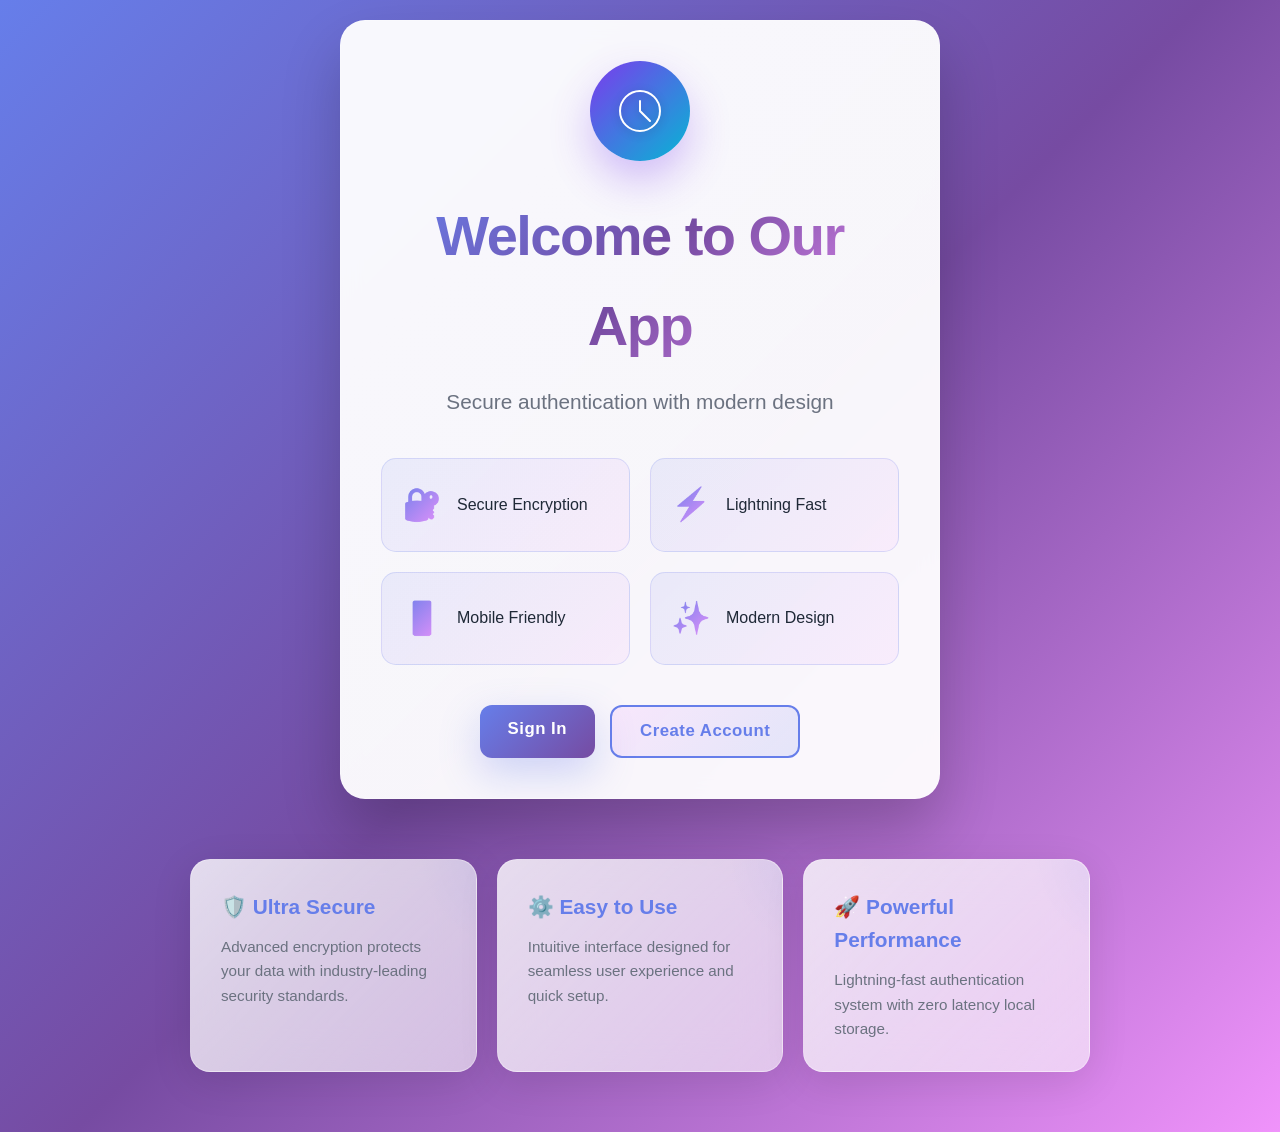
<file: index.html>
<!DOCTYPE html>
<html lang="en">
<head>
    <meta charset="UTF-8">
    <meta name="viewport" content="width=device-width, initial-scale=1.0">
    <title>Home - GlassAuth</title>
    <link rel="stylesheet" href="style.css">
    <link rel="stylesheet" href="https://cdnjs.cloudflare.com/ajax/libs/font-awesome/6.4.0/css/all.min.css">
</head>
<body>
    <div class="container home-container">
        <div class="glass-card welcome-card">
            <div class="icon-circle">
                <svg width="60" height="60" viewBox="0 0 60 60" fill="none">
                    <path d="M30 10C18.95 10 10 18.95 10 30C10 41.05 18.95 50 30 50C41.05 50 50 41.05 50 30C50 18.95 41.05 10 30 10Z" 
                          stroke="currentColor" stroke-width="2" fill="none"/>
                    <path d="M30 20V30L40 40" stroke="currentColor" stroke-width="2" stroke-linecap="round"/>
                </svg>
            </div>
            
            <h1 class="gradient-text">Welcome to Our App</h1>
            <p class="subtitle">Secure authentication with modern design</p>
            
            <div class="features">
                <div class="feature-item">
                    <span class="feature-icon">🔐</span>
                    <span>Secure Encryption</span>
                </div>
                <div class="feature-item">
                    <span class="feature-icon">⚡</span>
                    <span>Lightning Fast</span>
                </div>
                <div class="feature-item">
                    <span class="feature-icon">📱</span>
                    <span>Mobile Friendly</span>
                </div>
                <div class="feature-item">
                    <span class="feature-icon">✨</span>
                    <span>Modern Design</span>
                </div>
            </div>
            
            <div class="button-group">
                <a href="signin.html" class="btn btn-primary">Sign In</a>
                <a href="signup.html" class="btn btn-secondary">Create Account</a>
            </div>
        </div>

        <div class="glass-info">
            <div class="info-card">
                <h3>🛡️ Ultra Secure</h3>
                <p>Advanced encryption protects your data with industry-leading security standards.</p>
            </div>
            <div class="info-card">
                <h3>⚙️ Easy to Use</h3>
                <p>Intuitive interface designed for seamless user experience and quick setup.</p>
            </div>
            <div class="info-card">
                <h3>🚀 Powerful Performance</h3>
                <p>Lightning-fast authentication system with zero latency local storage.</p>
            </div>
        </div>

        <div class="floating-shapes">
            <div class="shape shape-1"></div>
            <div class="shape shape-2"></div>
            <div class="shape shape-3"></div>
        </div>
    </div>

    <script src="script.js"></script>
</body>
</html>
</file>
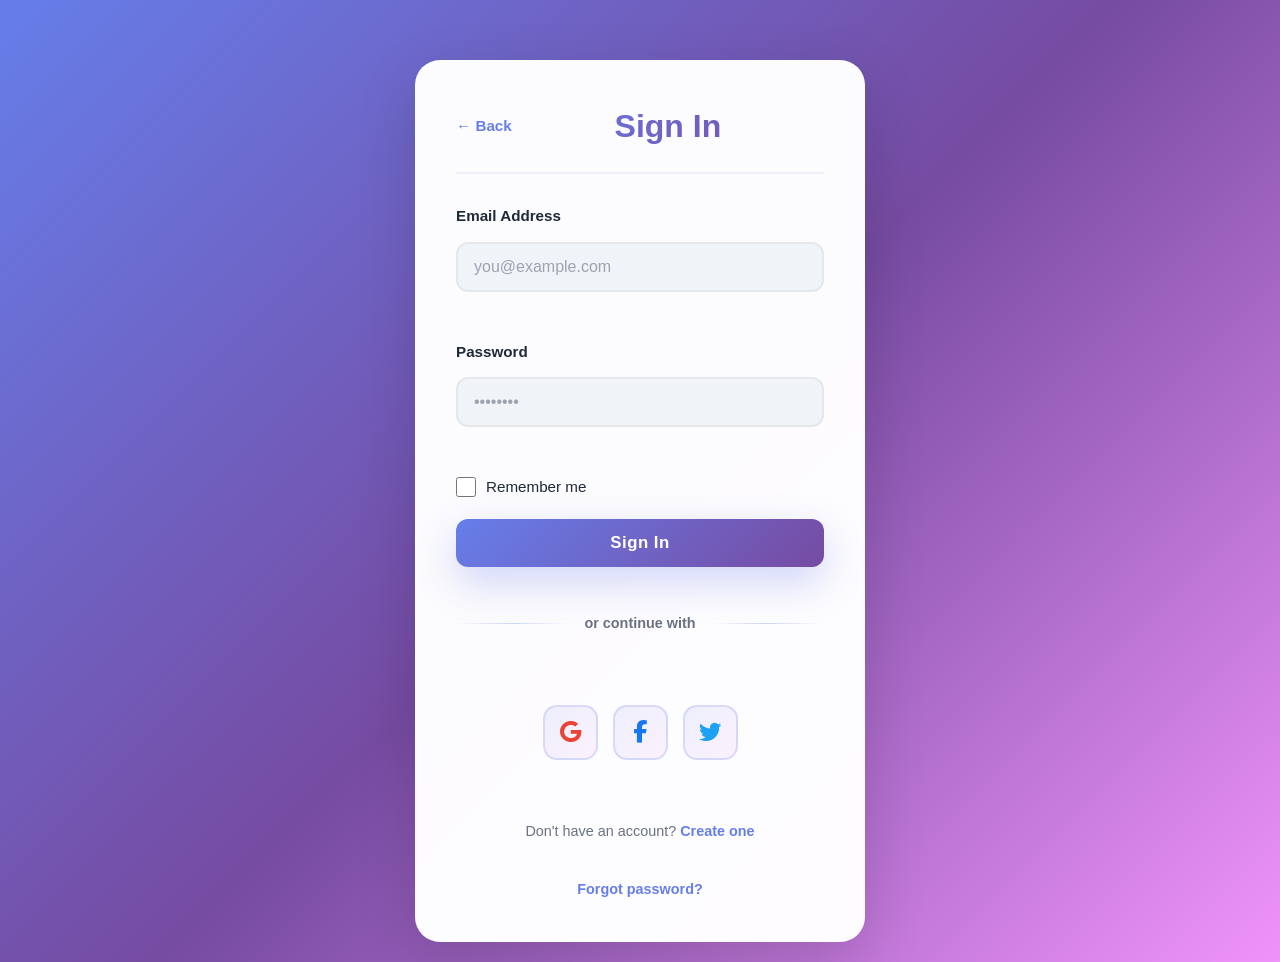
<file: signin.html>
<!DOCTYPE html>
<html lang="en">
<head>
    <meta charset="UTF-8">
    <meta name="viewport" content="width=device-width, initial-scale=1.0">
    <title>Sign In - GlassAuth</title>
    <link rel="stylesheet" href="style.css">
    <link rel="stylesheet" href="https://cdnjs.cloudflare.com/ajax/libs/font-awesome/6.4.0/css/all.min.css">
</head>
<body>
    <div class="container signin-container">
        <div class="glass-card auth-card">
            <div class="card-header">
                <a href="index.html" class="back-link">← Back</a>
                <h2>Sign In</h2>
            </div>

            <form id="signinForm" class="auth-form" novalidate>
                <div class="form-group">
                    <label for="signinEmail">Email Address</label>
                    <input 
                        type="email" 
                        id="signinEmail" 
                        name="email" 
                        placeholder="you@example.com"
                        required>
                    <span class="form-error" id="signinEmailError"></span>
                </div>

                <div class="form-group">
                    <label for="signinPassword">Password</label>
                    <input 
                        type="password" 
                        id="signinPassword" 
                        name="password" 
                        placeholder="••••••••"
                        required>
                    <span class="form-error" id="signinPasswordError"></span>
                </div>

                <div class="form-group checkbox">
                    <input 
                        type="checkbox" 
                        id="rememberMe" 
                        name="rememberMe">
                    <label for="rememberMe">Remember me</label>
                </div>

                <button type="submit" class="btn btn-primary btn-block">Sign In</button>

                <div class="form-divider">
                    <span>or continue with</span>
                </div>

                <div class="social-buttons">
                    <button type="button" class="social-btn google-btn" title="Sign in with Google">
                        <i class="fab fa-google"></i>
                    </button>
                    <button type="button" class="social-btn facebook-btn" title="Sign in with Facebook">
                        <i class="fab fa-facebook-f"></i>
                    </button>
                    <button type="button" class="social-btn twitter-btn" title="Sign in with Twitter">
                        <i class="fab fa-twitter"></i>
                    </button>
                </div>

                <p class="auth-link">Don't have an account? <a href="signup.html">Create one</a></p>
                <p class="auth-link forgot-password"><a href="#">Forgot password?</a></p>
            </form>

            <div class="success-message" id="signinSuccessMessage" style="display: none;">
                <svg width="24" height="24" viewBox="0 0 24 24" fill="none" stroke="currentColor">
                    <path d="M22 11.08V12a10 10 0 1 1-5.93-9.14" stroke-width="2" stroke-linecap="round"/>
                    <polyline points="22 4 12 14.01 9 11.01" stroke-width="2" stroke-linecap="round"/>
                </svg>
                <p>Signed in successfully! Redirecting...</p>
            </div>

            <div class="user-info" id="userInfo" style="display: none;">
                <div class="info-header">
                    <h3>Welcome back!</h3>
                    <button type="button" class="btn-logout" id="logoutBtn">Logout</button>
                </div>
                <div class="user-details">
                    <p><strong>Name:</strong> <span id="displayName"></span></p>
                    <p><strong>Email:</strong> <span id="displayEmail"></span></p>
                    <p><strong>Joined:</strong> <span id="displayDate"></span></p>
                </div>
            </div>
        </div>

        <div class="floating-shapes">
            <div class="shape shape-1"></div>
            <div class="shape shape-2"></div>
            <div class="shape shape-3"></div>
        </div>
    </div>

    <script src="script.js"></script>
</body>
</html>
</file>
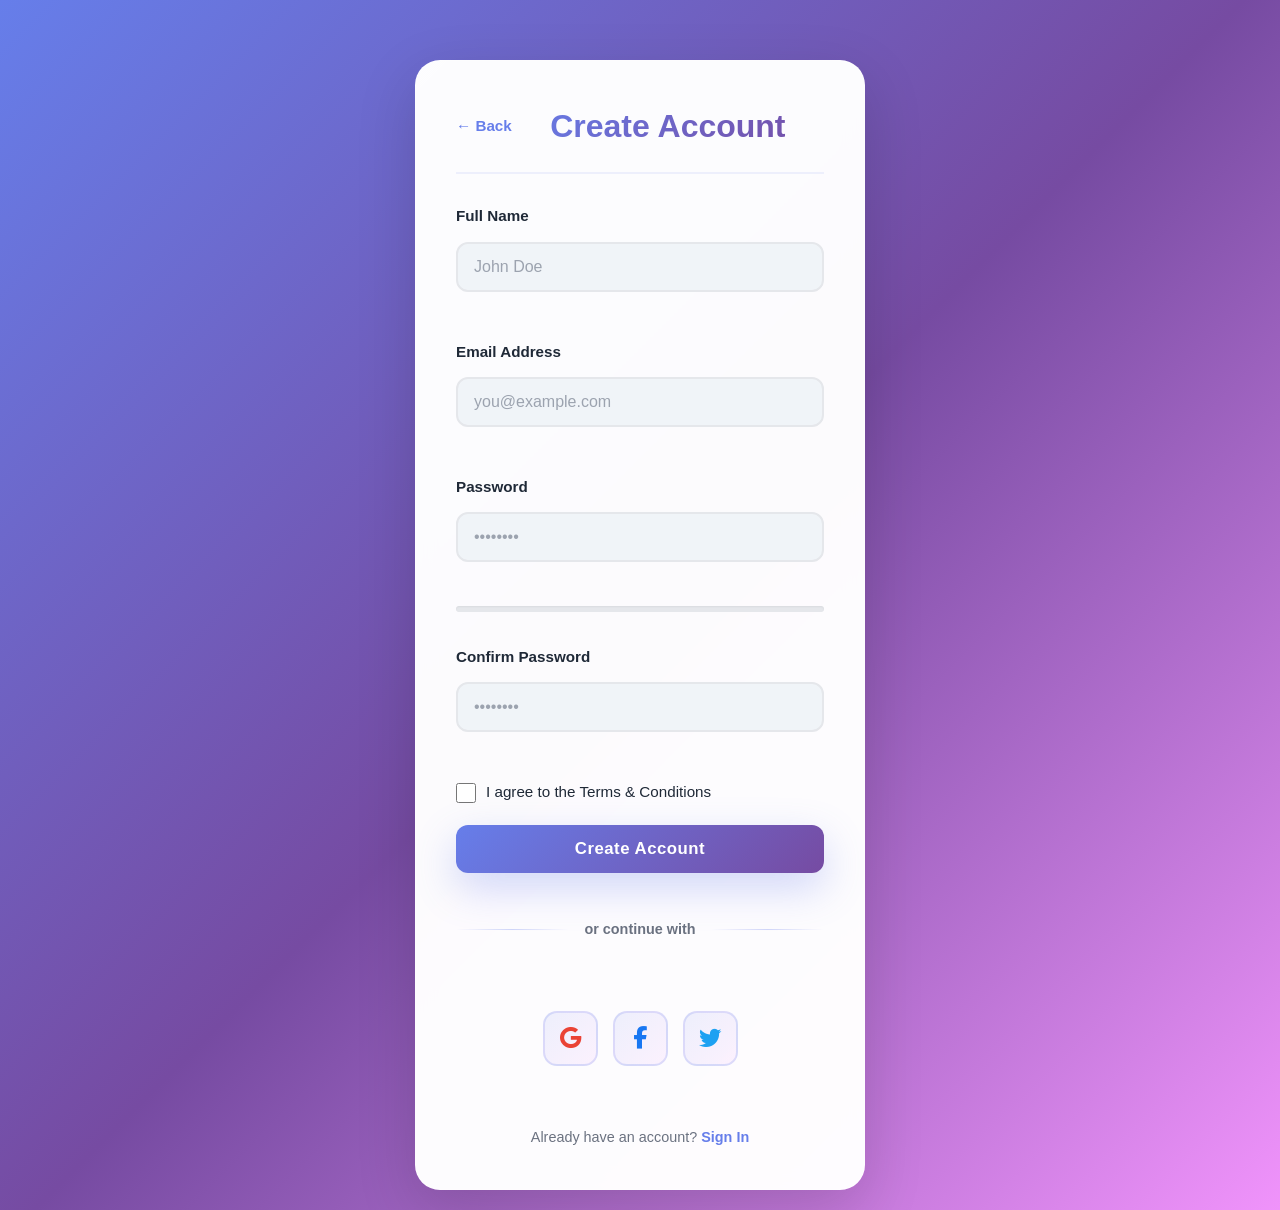
<file: signup.html>
<!DOCTYPE html>
<html lang="en">
<head>
    <meta charset="UTF-8">
    <meta name="viewport" content="width=device-width, initial-scale=1.0">
    <title>Sign Up - GlassAuth</title>
    <link rel="stylesheet" href="style.css">
    <link rel="stylesheet" href="https://cdnjs.cloudflare.com/ajax/libs/font-awesome/6.4.0/css/all.min.css">
</head>
<body>
    <div class="container signup-container">
        <div class="glass-card auth-card">
            <div class="card-header">
                <a href="index.html" class="back-link">← Back</a>
                <h2>Create Account</h2>
            </div>

            <form id="signupForm" class="auth-form" novalidate>
                <div class="form-group">
                    <label for="fullName">Full Name</label>
                    <input 
                        type="text" 
                        id="fullName" 
                        name="fullName" 
                        placeholder="John Doe"
                        required>
                    <span class="form-error" id="fullNameError"></span>
                </div>

                <div class="form-group">
                    <label for="email">Email Address</label>
                    <input 
                        type="email" 
                        id="email" 
                        name="email" 
                        placeholder="you@example.com"
                        required>
                    <span class="form-error" id="emailError"></span>
                </div>

                <div class="form-group">
                    <label for="password">Password</label>
                    <input 
                        type="password" 
                        id="password" 
                        name="password" 
                        placeholder="••••••••"
                        required>
                    <span class="form-error" id="passwordError"></span>
                    <div class="password-strength">
                        <div class="strength-bar" id="strengthBar"></div>
                    </div>
                    <small class="password-hint" id="strengthText"></small>
                </div>

                <div class="form-group">
                    <label for="confirmPassword">Confirm Password</label>
                    <input 
                        type="password" 
                        id="confirmPassword" 
                        name="confirmPassword" 
                        placeholder="••••••••"
                        required>
                    <span class="form-error" id="confirmPasswordError"></span>
                </div>

                <div class="form-group checkbox">
                    <input 
                        type="checkbox" 
                        id="terms" 
                        name="terms" 
                        required>
                    <label for="terms">I agree to the Terms & Conditions</label>
                    <span class="form-error" id="termsError"></span>
                </div>

                <button type="submit" class="btn btn-primary btn-block">Create Account</button>

                <div class="form-divider">
                    <span>or continue with</span>
                </div>

                <div class="social-buttons">
                    <button type="button" class="social-btn google-btn" title="Sign up with Google">
                        <i class="fab fa-google"></i>
                    </button>
                    <button type="button" class="social-btn facebook-btn" title="Sign up with Facebook">
                        <i class="fab fa-facebook-f"></i>
                    </button>
                    <button type="button" class="social-btn twitter-btn" title="Sign up with Twitter">
                        <i class="fab fa-twitter"></i>
                    </button>
                </div>

                <p class="auth-link">Already have an account? <a href="signin.html">Sign In</a></p>
            </form>

            <div class="success-message" id="successMessage" style="display: none;">
                <svg width="24" height="24" viewBox="0 0 24 24" fill="none" stroke="currentColor">
                    <path d="M22 11.08V12a10 10 0 1 1-5.93-9.14" stroke-width="2" stroke-linecap="round"/>
                    <polyline points="22 4 12 14.01 9 11.01" stroke-width="2" stroke-linecap="round"/>
                </svg>
                <p>Account created successfully! Redirecting...</p>
            </div>
        </div>

        <div class="floating-shapes">
            <div class="shape shape-1"></div>
            <div class="shape shape-2"></div>
            <div class="shape shape-3"></div>
        </div>
    </div>

    <script src="script.js"></script>
</body>
</html>
</file>
<file: style.css>
/* ============================================
   ROOT VARIABLES & GLOBAL STYLES
   ============================================ */

:root {
    --primary-color: #7c3aed;
    --primary-light: #a78bfa;
    --primary-dark: #6d28d9;
    --secondary-color: #06b6d4;
    --accent-color: #ec4899;
    --success-color: #10b981;
    --error-color: #ef4444;
    --warning-color: #f59e0b;
    --bg-color: #0f172a;
    --bg-secondary: #1e293b;
    --text-color: #1f2937;
    --text-secondary: #6b7280;
    --light-bg: #f8fafc;
    --glass-bg: rgba(124, 58, 237, 0.08);
    --glass-border: rgba(124, 58, 237, 0.15);
    --shadow-lg: 0 25px 50px -12px rgba(0, 0, 0, 0.1);
    --shadow-md: 0 10px 25px -5px rgba(0, 0, 0, 0.08);
    --transition: all 0.3s cubic-bezier(0.4, 0, 0.2, 1);
}

* {
    margin: 0;
    padding: 0;
    box-sizing: border-box;
}

html {
    scroll-behavior: smooth;
}

body {
    font-family: 'Segoe UI', Tahoma, Geneva, Verdana, sans-serif;
    background: linear-gradient(135deg, #667eea 0%, #764ba2 50%, #f093fb 100%);
    min-height: 100vh;
    overflow-x: hidden;
    color: var(--text-color);
    line-height: 1.6;
}

/* ============================================
   CONTAINER & LAYOUT
   ============================================ */

.container {
    width: 100%;
    max-width: 1200px;
    margin: 0 auto;
    padding: 20px;
    display: flex;
    flex-direction: column;
    align-items: center;
    justify-content: center;
    min-height: 100vh;
    position: relative;
    z-index: 10;
}

.home-container {
    gap: 40px;
}

.signup-container,
.signin-container {
    justify-content: flex-start;
    padding-top: 60px;
}

/* ============================================
   GLASS CARD STYLES
   ============================================ */

.glass-card {
    background: rgba(255, 255, 255, 0.95);
    backdrop-filter: blur(10px);
    border: 1px solid rgba(255, 255, 255, 0.2);
    border-radius: 25px;
    padding: 40px;
    box-shadow: 0 30px 60px rgba(0, 0, 0, 0.2);
    animation: fadeInUp 0.6s ease-out;
    position: relative;
    overflow: hidden;
}

.glass-card::before {
    content: '';
    position: absolute;
    top: 0;
    left: 0;
    right: 0;
    bottom: 0;
    background: linear-gradient(135deg, rgba(255, 255, 255, 0.1) 0%, transparent 100%);
    pointer-events: none;
    z-index: 1;
}

.glass-card > * {
    position: relative;
    z-index: 2;
}

/* ============================================
   HOME PAGE STYLES
   ============================================ */

.welcome-card {
    text-align: center;
    max-width: 600px;
    width: 100%;
}

.icon-circle {
    width: 100px;
    height: 100px;
    margin: 0 auto 30px;
    background: linear-gradient(135deg, var(--primary-color), var(--secondary-color));
    border-radius: 50%;
    display: flex;
    align-items: center;
    justify-content: center;
    color: white;
    animation: float 3s ease-in-out infinite;
    box-shadow: 0 20px 40px rgba(124, 58, 237, 0.3);
}

.icon-circle svg {
    filter: drop-shadow(0 2px 4px rgba(0, 0, 0, 0.2));
}

.welcome-card h1 {
    font-size: 3.5rem;
    font-weight: 800;
    margin-bottom: 15px;
    letter-spacing: -1.5px;
    color: var(--text-color);
}

.gradient-text {
    background: linear-gradient(135deg, #667eea 0%, #764ba2 50%, #f093fb 100%);
    -webkit-background-clip: text;
    -webkit-text-fill-color: transparent;
    background-clip: text;
}

.subtitle {
    font-size: 1.3rem;
    color: var(--text-secondary);
    margin-bottom: 35px;
    font-weight: 500;
}

.features {
    display: grid;
    grid-template-columns: repeat(auto-fit, minmax(200px, 1fr));
    gap: 20px;
    margin: 40px 0;
    text-align: left;
}

.feature-item {
    display: flex;
    align-items: center;
    gap: 15px;
    padding: 20px;
    background: linear-gradient(135deg, rgba(102, 126, 234, 0.1) 0%, rgba(240, 147, 251, 0.1) 100%);
    border-radius: 15px;
    border: 1.5px solid rgba(102, 126, 234, 0.2);
    transition: var(--transition);
    cursor: pointer;
}

.feature-item:hover {
    background: linear-gradient(135deg, rgba(102, 126, 234, 0.2) 0%, rgba(240, 147, 251, 0.2) 100%);
    transform: translateX(8px) translateY(-2px);
    box-shadow: 0 15px 40px rgba(102, 126, 234, 0.2);
}

.feature-icon {
    font-size: 2rem;
    background: linear-gradient(135deg, #667eea, #f093fb);
    -webkit-background-clip: text;
    -webkit-text-fill-color: transparent;
    background-clip: text;
    min-width: 40px;
}

.button-group {
    display: flex;
    gap: 20px;
    margin-top: 40px;
    justify-content: center;
    flex-wrap: wrap;
}

.glass-info {
    display: grid;
    grid-template-columns: repeat(auto-fit, minmax(250px, 1fr));
    gap: 20px;
    width: 100%;
    max-width: 900px;
    margin-top: 20px;
}

.info-card {
    background: linear-gradient(135deg, rgba(255, 255, 255, 0.8) 0%, rgba(255, 255, 255, 0.6) 100%);
    backdrop-filter: blur(20px);
    border: 1.5px solid rgba(255, 255, 255, 0.3);
    border-radius: 20px;
    padding: 30px;
    transition: var(--transition);
    box-shadow: 0 10px 40px rgba(0, 0, 0, 0.1);
    position: relative;
    overflow: hidden;
}

.info-card::before {
    content: '';
    position: absolute;
    top: -50%;
    right: -50%;
    width: 200px;
    height: 200px;
    background: radial-gradient(circle, rgba(102, 126, 234, 0.1) 0%, transparent 70%);
    border-radius: 50%;
    z-index: 0;
}

.info-card > * {
    position: relative;
    z-index: 1;
}

.info-card:hover {
    background: linear-gradient(135deg, rgba(255, 255, 255, 0.9) 0%, rgba(255, 255, 255, 0.7) 100%);
    transform: translateY(-8px);
    box-shadow: 0 20px 50px rgba(102, 126, 234, 0.15);
}

.info-card h3 {
    color: #667eea;
    margin-bottom: 12px;
    font-size: 1.3rem;
    font-weight: 700;
}

.info-card p {
    color: var(--text-secondary);
    font-size: 0.95rem;
    line-height: 1.6;
}

/* ============================================
   FORM STYLES
   ============================================ */

.auth-card {
    max-width: 450px;
    width: 100%;
    animation: slideInUp 0.5s ease-out;
    border-radius: 25px;
    background: rgba(255, 255, 255, 0.98) !important;
    box-shadow: 0 20px 60px rgba(0, 0, 0, 0.15) !important;
}

.card-header {
    display: flex;
    align-items: center;
    justify-content: space-between;
    margin-bottom: 30px;
    padding-bottom: 20px;
    border-bottom: 2px solid rgba(102, 126, 234, 0.1);
}

.back-link {
    color: #667eea;
    text-decoration: none;
    font-size: 0.95rem;
    transition: var(--transition);
    display: flex;
    align-items: center;
    gap: 5px;
    font-weight: 600;
}

.back-link:hover {
    color: #764ba2;
}

.card-header h2 {
    flex: 1;
    text-align: center;
    font-size: 2rem;
    font-weight: 800;
    background: linear-gradient(135deg, #667eea 0%, #764ba2 100%);
    -webkit-background-clip: text;
    -webkit-text-fill-color: transparent;
    background-clip: text;
}

.auth-form {
    display: flex;
    flex-direction: column;
    gap: 20px;
}

.form-group {
    display: flex;
    flex-direction: column;
    gap: 8px;
}

.form-group label {
    font-size: 0.95rem;
    font-weight: 700;
    color: var(--text-color);
    transition: var(--transition);
    margin-bottom: 5px;
}

.form-group input {
    padding: 14px 16px;
    background: #f0f4f8;
    border: 2px solid #e5e7eb;
    border-radius: 12px;
    color: var(--text-color);
    font-size: 1rem;
    transition: var(--transition);
    outline: none;
    font-weight: 500;
}

.form-group input:focus {
    background: #ffffff;
    border-color: #667eea;
    box-shadow: 0 0 0 4px rgba(102, 126, 234, 0.1);
}

.form-group input::placeholder {
    color: #9ca3af;
}

.form-group.checkbox {
    flex-direction: row;
    align-items: center;
    gap: 10px;
}

.form-group.checkbox input {
    width: 20px;
    height: 20px;
    cursor: pointer;
    accent-color: #667eea;
    border-radius: 6px;
}

.form-group.checkbox label {
    margin: 0;
    cursor: pointer;
    font-size: 0.95rem;
    font-weight: 500;
}

.form-error {
    color: #ef4444;
    font-size: 0.85rem;
    min-height: 20px;
    display: block;
    font-weight: 500;
}

.password-strength {
    height: 6px;
    background: #e5e7eb;
    border-radius: 3px;
    overflow: hidden;
    margin-top: 8px;
    box-shadow: inset 0 1px 2px rgba(0, 0, 0, 0.05);
}

.strength-bar {
    height: 100%;
    width: 0%;
    background: linear-gradient(90deg, #ef4444, #f59e0b);
    transition: var(--transition);
    border-radius: 3px;
}

.strength-bar.weak {
    width: 33%;
    background: var(--error-color);
}

.strength-bar.medium {
    width: 66%;
    background: var(--warning-color);
}

.strength-bar.strong {
    width: 100%;
    background: var(--success-color);
}

.password-hint {
    color: var(--text-secondary);
    font-size: 0.8rem;
    display: block;
    margin-top: 5px;
}

/* ============================================
   BUTTON STYLES
   ============================================ */

.btn {
    padding: 14px 35px;
    border: none;
    border-radius: 12px;
    font-size: 1.05rem;
    font-weight: 700;
    cursor: pointer;
    transition: var(--transition);
    text-decoration: none;
    display: inline-block;
    text-align: center;
    outline: none;
    letter-spacing: 0.5px;
}

.btn-primary {
    background: linear-gradient(135deg, #667eea 0%, #764ba2 100%);
    color: white;
    box-shadow: 0 15px 40px rgba(102, 126, 234, 0.3);
    position: relative;
    overflow: hidden;
}

.btn-primary::before {
    content: '';
    position: absolute;
    top: 0;
    left: -100%;
    width: 100%;
    height: 100%;
    background: linear-gradient(90deg, transparent, rgba(255, 255, 255, 0.2), transparent);
    transition: left 0.5s;
}

.btn-primary:hover::before {
    left: 100%;
}

.btn-primary:hover {
    transform: translateY(-3px);
    box-shadow: 0 20px 50px rgba(102, 126, 234, 0.4);
}

.btn-primary:active {
    transform: translateY(0);
}

.btn-secondary {
    background: linear-gradient(135deg, rgba(240, 147, 251, 0.15), rgba(102, 126, 234, 0.15));
    color: #667eea;
    border: 2px solid #667eea;
    font-weight: 700;
}

.btn-secondary:hover {
    background: linear-gradient(135deg, rgba(240, 147, 251, 0.3), rgba(102, 126, 234, 0.3));
    transform: translateY(-3px);
    box-shadow: 0 15px 40px rgba(102, 126, 234, 0.2);
}

.btn-block {
    width: 100%;
}

.btn-logout {
    background: var(--error-color);
    color: white;
    padding: 8px 16px;
    border: none;
    border-radius: 6px;
    cursor: pointer;
    font-size: 0.9rem;
    transition: var(--transition);
}

.btn-logout:hover {
    background: #dc2626;
    transform: scale(1.05);
}

/* ============================================
   SOCIAL LOGIN BUTTONS
   ============================================ */

.social-buttons {
    display: flex;
    gap: 15px;
    justify-content: center;
    margin: 25px 0;
}

.social-btn {
    width: 55px;
    height: 55px;
    border: none;
    border-radius: 14px;
    background: linear-gradient(135deg, rgba(102, 126, 234, 0.1), rgba(240, 147, 251, 0.1));
    color: #667eea;
    cursor: pointer;
    font-size: 1.4rem;
    transition: var(--transition);
    display: flex;
    align-items: center;
    justify-content: center;
    border: 2px solid rgba(102, 126, 234, 0.2);
    position: relative;
    overflow: hidden;
}

.social-btn::before {
    content: '';
    position: absolute;
    top: 0;
    left: -100%;
    width: 100%;
    height: 100%;
    background: linear-gradient(90deg, transparent, rgba(255, 255, 255, 0.3), transparent);
    transition: left 0.5s;
}

.social-btn:hover::before {
    left: 100%;
}

.social-btn:hover {
    transform: translateY(-5px);
    box-shadow: 0 15px 40px rgba(102, 126, 234, 0.2);
}

.google-btn {
    color: #ea4335;
}

.google-btn:hover {
    background: linear-gradient(135deg, rgba(234, 67, 53, 0.15), rgba(234, 67, 53, 0.1));
    border-color: rgba(234, 67, 53, 0.3);
}

.facebook-btn {
    color: #1877f2;
}

.facebook-btn:hover {
    background: linear-gradient(135deg, rgba(24, 119, 242, 0.15), rgba(24, 119, 242, 0.1));
    border-color: rgba(24, 119, 242, 0.3);
}

.twitter-btn {
    color: #1da1f2;
}

.twitter-btn:hover {
    background: linear-gradient(135deg, rgba(29, 161, 242, 0.15), rgba(29, 161, 242, 0.1));
    border-color: rgba(29, 161, 242, 0.3);
}

.twitter-btn:hover {
    background: linear-gradient(135deg, rgba(29, 161, 242, 0.15), rgba(29, 161, 242, 0.1));
    border-color: rgba(29, 161, 242, 0.3);
}

/* ============================================
   FORM DIVIDER
   ============================================ */

.form-divider {
    display: flex;
    align-items: center;
    margin: 25px 0;
    color: var(--text-secondary);
    font-size: 0.9rem;
    font-weight: 600;
}

.form-divider::before,
.form-divider::after {
    content: '';
    flex: 1;
    height: 1.5px;
    background: linear-gradient(90deg, transparent, rgba(102, 126, 234, 0.3), transparent);
}

.form-divider span {
    margin: 0 15px;
}

/* ============================================
   LINKS & TEXT
   ============================================ */

.auth-link {
    text-align: center;
    color: var(--text-secondary);
    font-size: 0.9rem;
    margin-top: 15px;
    font-weight: 500;
}

.auth-link a {
    color: #667eea;
    text-decoration: none;
    font-weight: 700;
    transition: var(--transition);
    position: relative;
}

.auth-link a::after {
    content: '';
    position: absolute;
    bottom: -2px;
    left: 0;
    width: 0;
    height: 2px;
    background: linear-gradient(90deg, #667eea, #764ba2);
    transition: width 0.3s ease;
}

.auth-link a:hover::after {
    width: 100%;
}

.auth-link a:hover {
    color: #764ba2;
}

.auth-link.forgot {
    margin-top: 20px;
}

/* ============================================
   SUCCESS MESSAGE & USER INFO
   ============================================ */

.success-message {
    display: flex;
    align-items: center;
    gap: 15px;
    padding: 16px;
    background: rgba(16, 185, 129, 0.1);
    border: 1.5px solid rgba(16, 185, 129, 0.3);
    border-radius: 10px;
    color: var(--success-color);
    animation: slideInUp 0.5s ease-out;
    font-size: 0.95rem;
}

.success-message svg {
    stroke: var(--success-color);
    flex-shrink: 0;
}

.user-info {
    padding: 20px;
    background: rgba(122, 58, 237, 0.08);
    border: 1.5px solid rgba(122, 58, 237, 0.2);
    border-radius: 10px;
    animation: fadeIn 0.5s ease-out;
}

.info-header {
    display: flex;
    justify-content: space-between;
    align-items: center;
    margin-bottom: 20px;
    padding-bottom: 15px;
    border-bottom: 1px solid rgba(122, 58, 237, 0.2);
}

.info-header h3 {
    color: var(--primary-color);
    font-size: 1.2rem;
    margin: 0;
}

.user-details p {
    margin: 10px 0;
    color: var(--text-secondary);
    font-size: 0.9rem;
}

.user-details strong {
    color: var(--text-color);
}

/* ============================================
   BUTTON GROUP (HOME PAGE)
   ============================================ */

.button-group {
    display: flex;
    gap: 15px;
    margin-top: 25px;
    justify-content: center;
    flex-wrap: wrap;
}

.button-group .btn {
    padding: 11px 28px;
}

/* ============================================
   ANIMATIONS
   ============================================ */

@keyframes fadeInUp {
    from {
        opacity: 0;
        transform: translateY(20px);
    }
    to {
        opacity: 1;
        transform: translateY(0);
    }
}

@keyframes slideInUp {
    from {
        opacity: 0;
        transform: translateY(30px);
    }
    to {
        opacity: 1;
        transform: translateY(0);
    }
}

@keyframes fadeIn {
    from {
        opacity: 0;
    }
    to {
        opacity: 1;
    }
}

@keyframes float {
    0%, 100% {
        transform: translateY(0px);
    }
    50% {
        transform: translateY(-15px);
    }
}

@keyframes slideDown {
    from {
        opacity: 0;
        transform: translateY(-20px);
    }
    to {
        opacity: 1;
        transform: translateY(0);
    }
}

/* ============================================
   INPUT STATES
   ============================================ */

.form-group input.error {
    border-color: var(--error-color);
    background: rgba(239, 68, 68, 0.05);
}

.form-group input.valid {
    border-color: var(--success-color);
    background: rgba(16, 185, 129, 0.05);
}

/* ============================================
   RESPONSIVE DESIGN
   ============================================ */

@media (max-width: 1024px) {
    .home-container {
        flex-direction: column;
        align-items: center;
    }

    .auth-card {
        max-width: 360px;
    }
}

@media (max-width: 768px) {
    .container {
        padding: 20px;
    }

    .auth-card {
        max-width: 100%;
    }

    .welcome-card h1 {
        font-size: 2.2rem;
    }

    .subtitle {
        font-size: 1rem;
    }

    .features {
        grid-template-columns: 1fr;
    }

    .glass-info {
        grid-template-columns: 1fr;
    }

    .btn {
        padding: 10px 20px;
        font-size: 0.9rem;
    }

    .social-buttons {
        gap: 12px;
    }

    .social-btn {
        width: 45px;
        height: 45px;
        font-size: 1rem;
    }
}

@media (max-width: 480px) {
    .container {
        padding: 15px;
    }

    .auth-card {
        padding: 20px;
        max-width: 100%;
    }

    .welcome-card h1 {
        font-size: 1.8rem;
    }

    .subtitle {
        font-size: 0.95rem;
    }

    .form-group input {
        padding: 10px 12px;
        font-size: 16px;
    }

    .btn {
        padding: 10px 15px;
        font-size: 0.85rem;
    }

    .button-group {
        flex-direction: column;
        gap: 10px;
    }

    .button-group .btn {
        width: 100%;
    }

    .social-buttons {
        gap: 10px;
    }

    .social-btn {
        width: 40px;
        height: 40px;
        font-size: 0.9rem;
    }
}

/* ============================================
   ACCESSIBILITY
   ============================================ */

@media (prefers-reduced-motion: reduce) {
    * {
        animation-duration: 0.01ms !important;
        animation-iteration-count: 1 !important;
        transition-duration: 0.01ms !important;
    }
}

:focus-visible {
    outline: 2px solid var(--primary-color);
    outline-offset: 2px;
}
</file>
